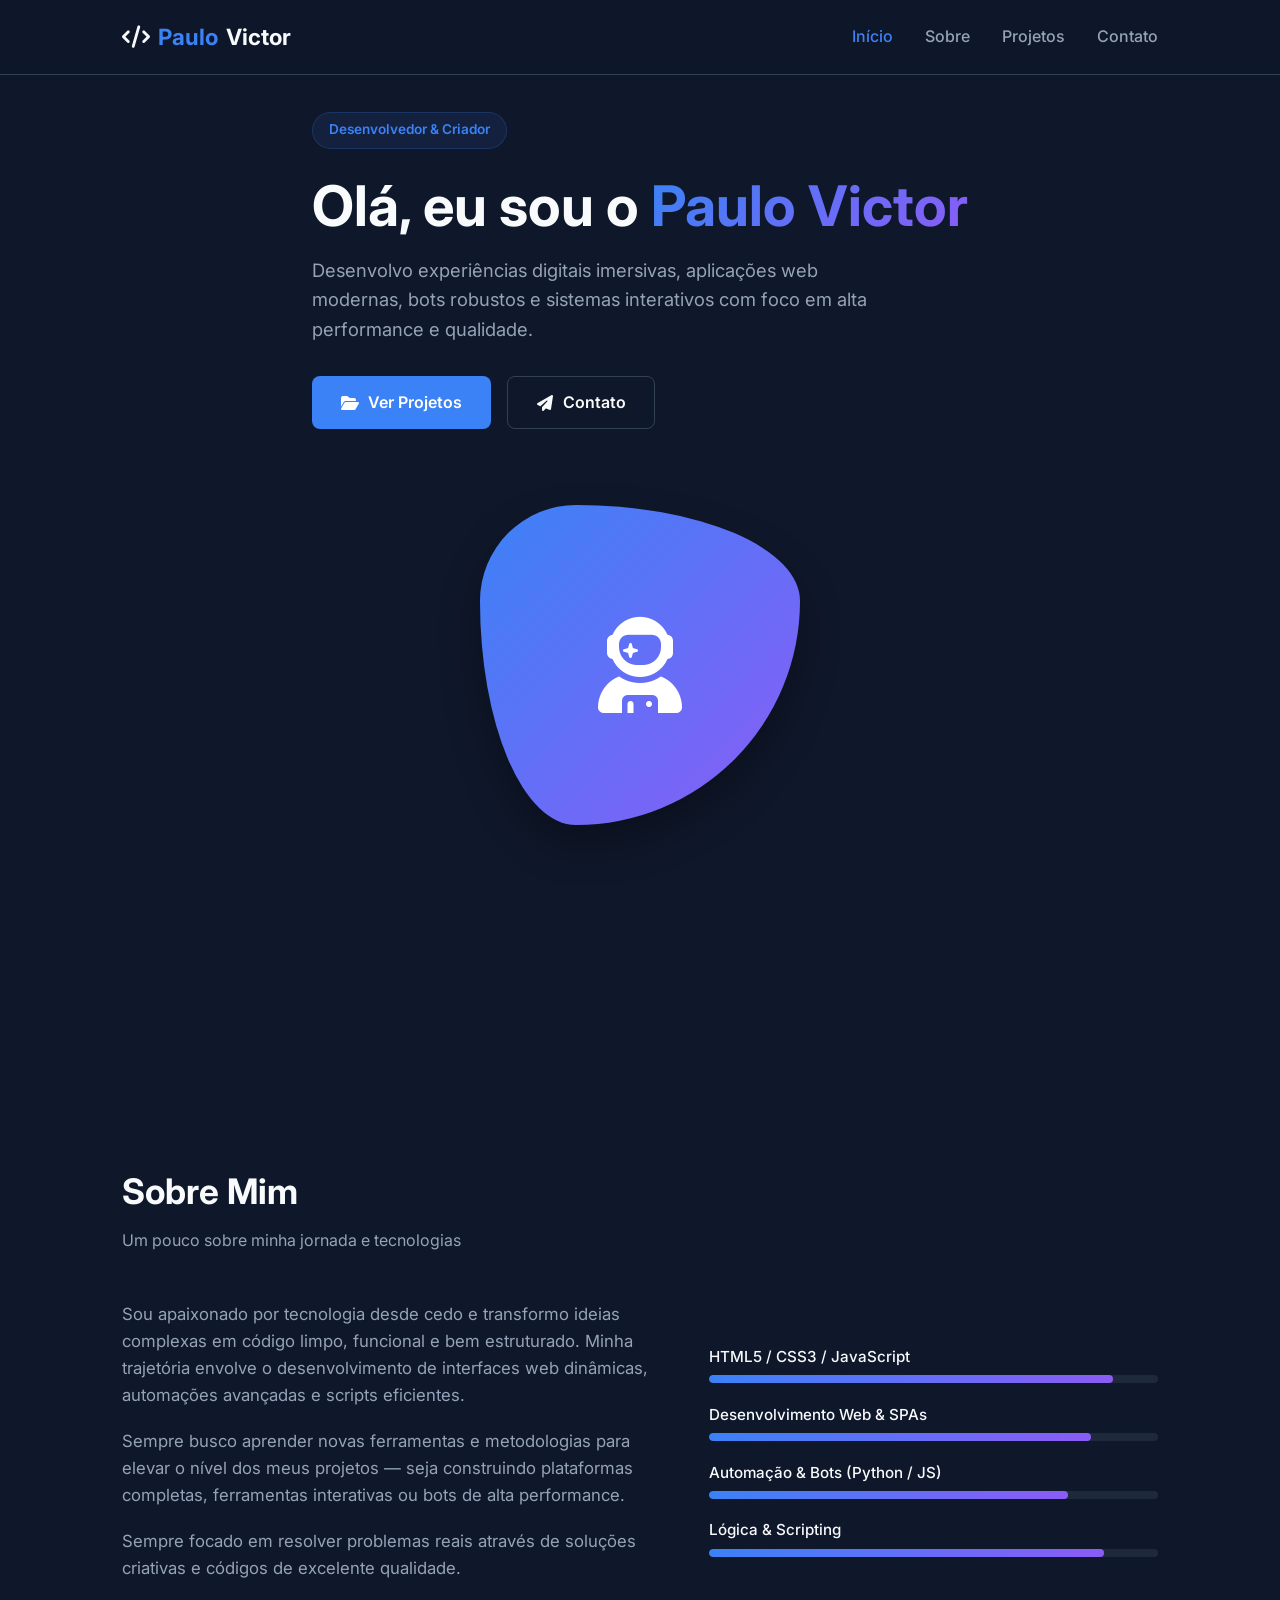
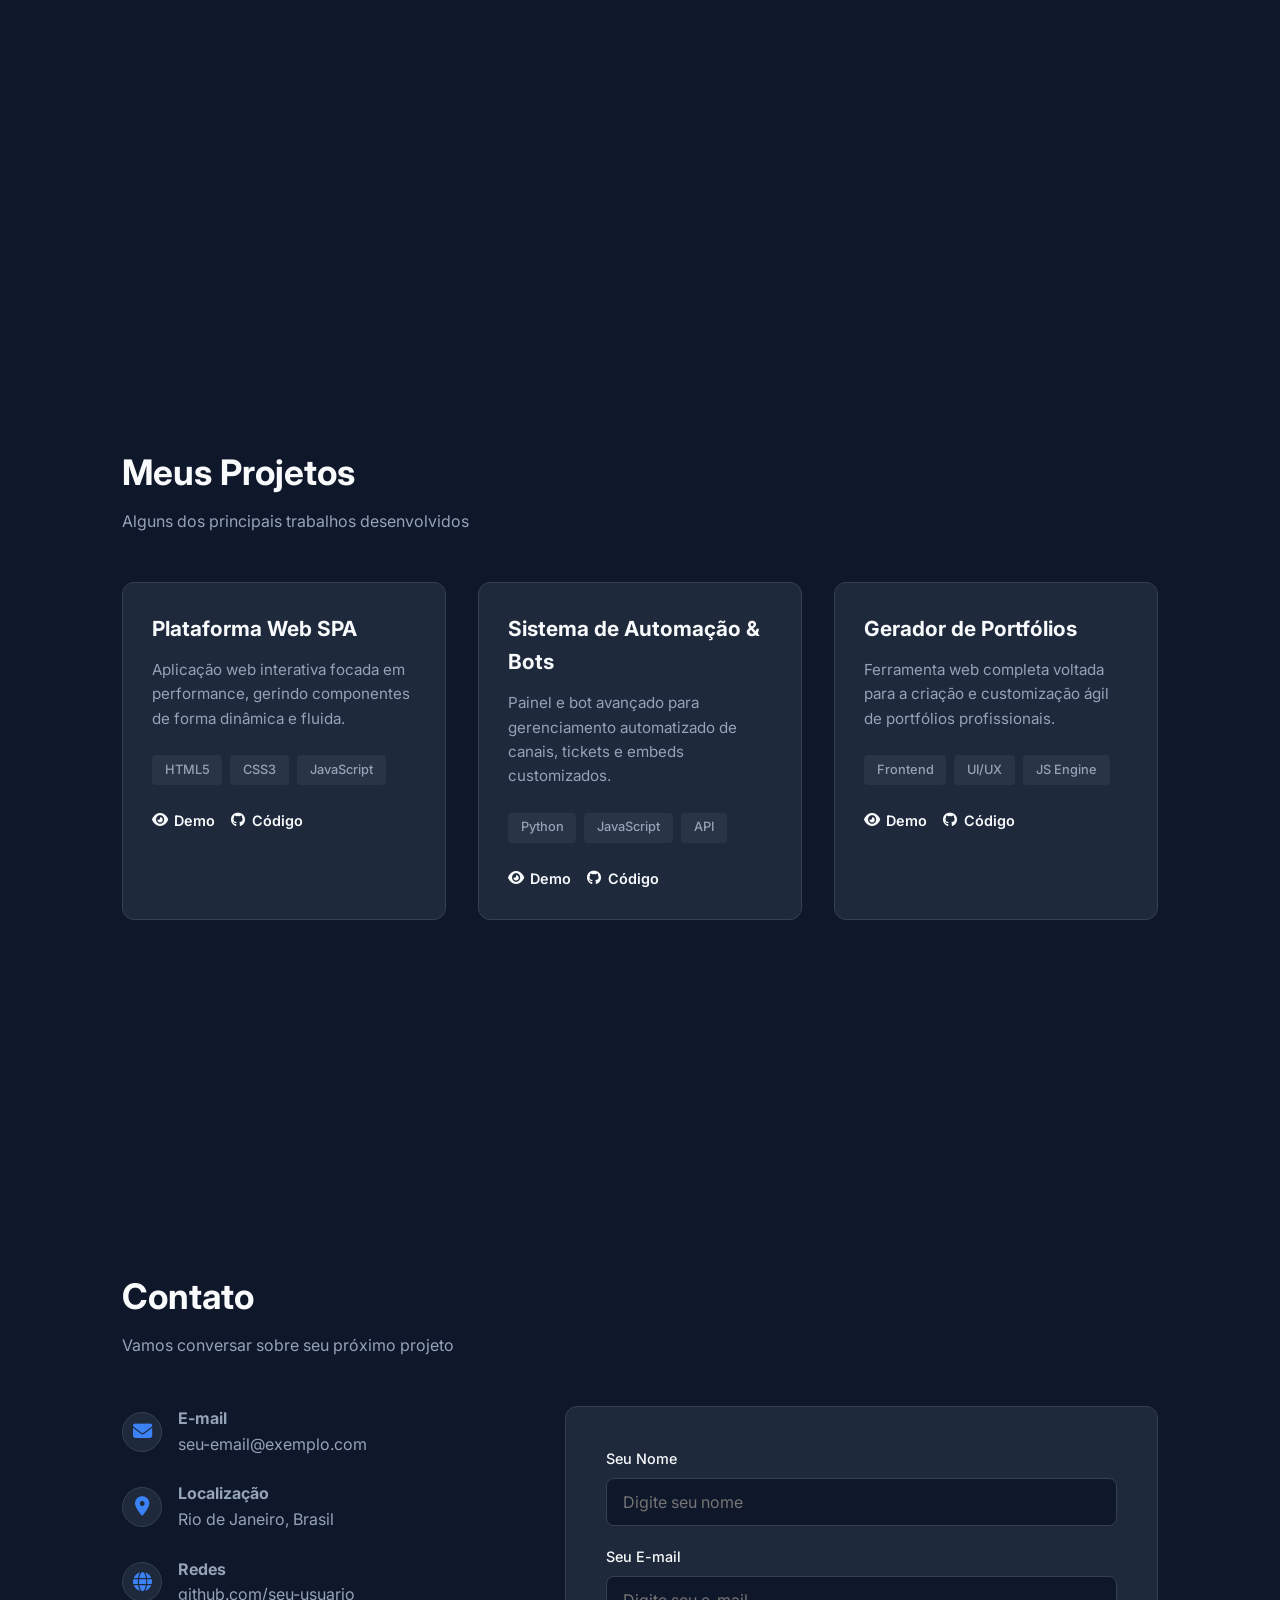
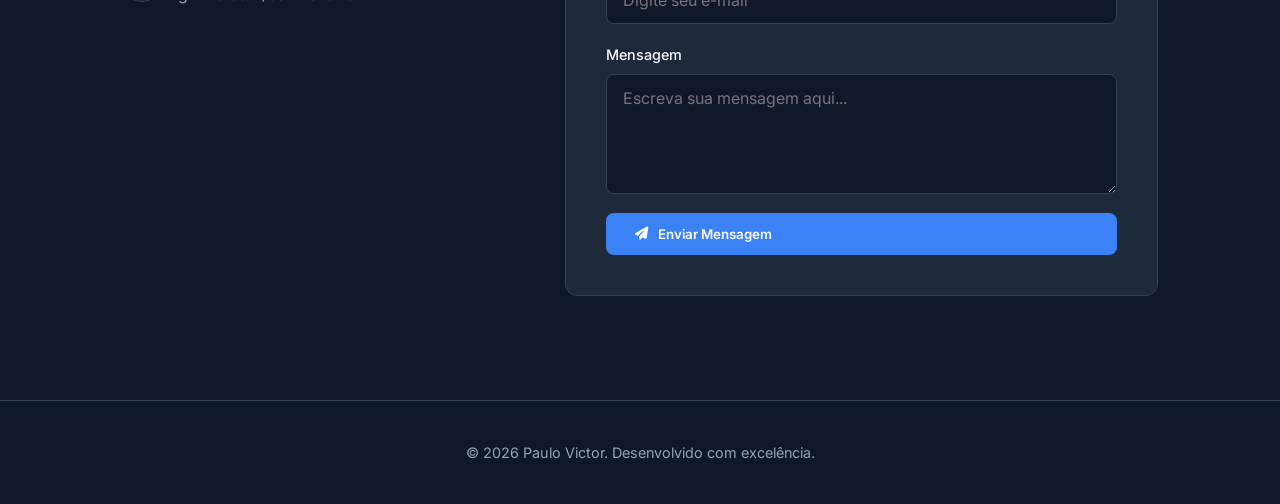
<file: index.html>
<!DOCTYPE html>
<html lang="pt-BR">
<head>
    <meta charset="UTF-8">
    <meta name="viewport" content="width=device-width, initial-scale=1.0">
    <title>Paulo Victor — Desenvolvedor & Criador</title>
    <!-- Google Fonts -->
    <link href="https://fonts.googleapis.com/css2?family=Inter:wght@300;400;500;600;700&display=swap" rel="stylesheet">
    <!-- FontAwesome para ícones -->
    <link rel="stylesheet" href="https://cdnjs.cloudflare.com/ajax/libs/font-awesome/6.4.0/css/all.min.css">
    <!-- Arquivo de Estilos -->
    <link rel="stylesheet" href="style.css">
</head>
<body>

    <!-- Header / Navegação -->
    <header>
        <div class="nav-container">
            <a href="#home" class="logo"><i class="fa-solid fa-code"></i><span>Paulo</span>Victor</a>
            <ul class="nav-links">
                <li><a href="#home" class="active">Início</a></li>
                <li><a href="#about">Sobre</a></li>
                <li><a href="#projects">Projetos</a></li>
                <li><a href="#contact">Contato</a></li>
            </ul>
        </div>
    </header>

    <main>
        <!-- Início / Hero -->
        <section id="home" class="hero">
            <div class="hero-content">
                <span class="hero-badge">Desenvolvedor & Criador</span>
                <h1>Olá, eu sou o <span>Paulo Victor</span></h1>
                <p>Desenvolvo experiências digitais imersivas, aplicações web modernas, bots robustos e sistemas interativos com foco em alta performance e qualidade.</p>
                <div class="hero-buttons">
                    <a href="#projects" class="btn btn-primary"><i class="fa-solid fa-folder-open"></i> Ver Projetos</a>
                    <a href="#contact" class="btn btn-outline"><i class="fa-solid fa-paper-plane"></i> Contato</a>
                </div>
            </div>
            <div class="hero-image">
                <div class="avatar-placeholder">
                    <i class="fa-solid fa-user-astronaut"></i>
                </div>
            </div>
        </section>

        <!-- Sobre Mim -->
        <section id="about">
            <h2 class="section-title">Sobre Mim</h2>
            <p class="section-subtitle">Um pouco sobre minha jornada e tecnologias</p>
            
            <div class="about-grid">
                <div class="about-text">
                    <p>Sou apaixonado por tecnologia desde cedo e transformo ideias complexas em código limpo, funcional e bem estruturado. Minha trajetória envolve o desenvolvimento de interfaces web dinâmicas, automações avançadas e scripts eficientes.</p>
                    <p>Sempre busco aprender novas ferramentas e metodologias para elevar o nível dos meus projetos — seja construindo plataformas completas, ferramentas interativas ou bots de alta performance.</p>
                    <p>Sempre focado em resolver problemas reais através de soluções criativas e códigos de excelente qualidade.</p>
                </div>
                
                <div class="skills-container">
                    <div class="skill-item">
                        <span>HTML5 / CSS3 / JavaScript</span>
                        <div class="skill-bar"><div class="skill-progress" data-progress="90%"></div></div>
                    </div>
                    <div class="skill-item">
                        <span>Desenvolvimento Web & SPAs</span>
                        <div class="skill-bar"><div class="skill-progress" data-progress="85%"></div></div>
                    </div>
                    <div class="skill-item">
                        <span>Automação & Bots (Python / JS)</span>
                        <div class="skill-bar"><div class="skill-progress" data-progress="80%"></div></div>
                    </div>
                    <div class="skill-item">
                        <span>Lógica & Scripting</span>
                        <div class="skill-bar"><div class="skill-progress" data-progress="88%"></div></div>
                    </div>
                </div>
            </div>
        </section>

        <!-- Projetos -->
        <section id="projects">
            <h2 class="section-title">Meus Projetos</h2>
            <p class="section-subtitle">Alguns dos principais trabalhos desenvolvidos</p>

            <div class="projects-grid">
                <!-- Projeto 1 -->
                <div class="project-card">
                    <div class="project-info">
                        <h3>Plataforma Web SPA</h3>
                        <p>Aplicação web interativa focada em performance, gerindo componentes de forma dinâmica e fluida.</p>
                        <div class="project-tags">
                            <span class="tag">HTML5</span>
                            <span class="tag">CSS3</span>
                            <span class="tag">JavaScript</span>
                        </div>
                        <div class="project-links">
                            <a href="#" target="_blank"><i class="fa-solid fa-eye"></i> Demo</a>
                            <a href="#" target="_blank"><i class="fa-brands fa-github"></i> Código</a>
                        </div>
                    </div>
                </div>

                <!-- Projeto 2 -->
                <div class="project-card">
                    <div class="project-info">
                        <h3>Sistema de Automação & Bots</h3>
                        <p>Painel e bot avançado para gerenciamento automatizado de canais, tickets e embeds customizados.</p>
                        <div class="project-tags">
                            <span class="tag">Python</span>
                            <span class="tag">JavaScript</span>
                            <span class="tag">API</span>
                        </div>
                        <div class="project-links">
                            <a href="#" target="_blank"><i class="fa-solid fa-eye"></i> Demo</a>
                            <a href="#" target="_blank"><i class="fa-brands fa-github"></i> Código</a>
                        </div>
                    </div>
                </div>

                <!-- Projeto 3 -->
                <div class="project-card">
                    <div class="project-info">
                        <h3>Gerador de Portfólios</h3>
                        <p>Ferramenta web completa voltada para a criação e customização ágil de portfólios profissionais.</p>
                        <div class="project-tags">
                            <span class="tag">Frontend</span>
                            <span class="tag">UI/UX</span>
                            <span class="tag">JS Engine</span>
                        </div>
                        <div class="project-links">
                            <a href="#" target="_blank"><i class="fa-solid fa-eye"></i> Demo</a>
                            <a href="#" target="_blank"><i class="fa-brands fa-github"></i> Código</a>
                        </div>
                    </div>
                </div>
            </div>
        </section>

        <!-- Contato -->
        <section id="contact">
            <h2 class="section-title">Contato</h2>
            <p class="section-subtitle">Vamos conversar sobre seu próximo projeto</p>

            <div class="contact-container">
                <div class="contact-info">
                    <div class="contact-item">
                        <i class="fa-solid fa-envelope"></i>
                        <div>
                            <strong>E-mail</strong>
                            <p>seu-email@exemplo.com</p>
                        </div>
                    </div>
                    <div class="contact-item">
                        <i class="fa-solid fa-location-dot"></i>
                        <div>
                            <strong>Localização</strong>
                            <p>Rio de Janeiro, Brasil</p>
                        </div>
                    </div>
                    <div class="contact-item">
                        <i class="fa-solid fa-globe"></i>
                        <div>
                            <strong>Redes</strong>
                            <p>github.com/seu-usuario</p>
                        </div>
                    </div>
                </div>

                <form class="contact-form" id="contactForm">
                    <div class="form-group">
                        <label for="name">Seu Nome</label>
                        <input type="text" id="name" placeholder="Digite seu nome" required>
                    </div>
                    <div class="form-group">
                        <label for="email">Seu E-mail</label>
                        <input type="email" id="email" placeholder="Digite seu e-mail" required>
                    </div>
                    <div class="form-group">
                        <label for="message">Mensagem</label>
                        <textarea id="message" placeholder="Escreva sua mensagem aqui..." required></textarea>
                    </div>
                    <button type="submit" class="btn btn-primary"><i class="fa-solid fa-paper-plane"></i> Enviar Mensagem</button>
                </form>
            </div>
        </section>
    </main>

    <!-- Rodapé -->
    <footer>
        <p>&copy; 2026 Paulo Victor. Desenvolvido com excelência.</p>
    </footer>

    <!-- Arquivo de Script -->
    <script src="script.js"></script>
</body>
</html>
</file>
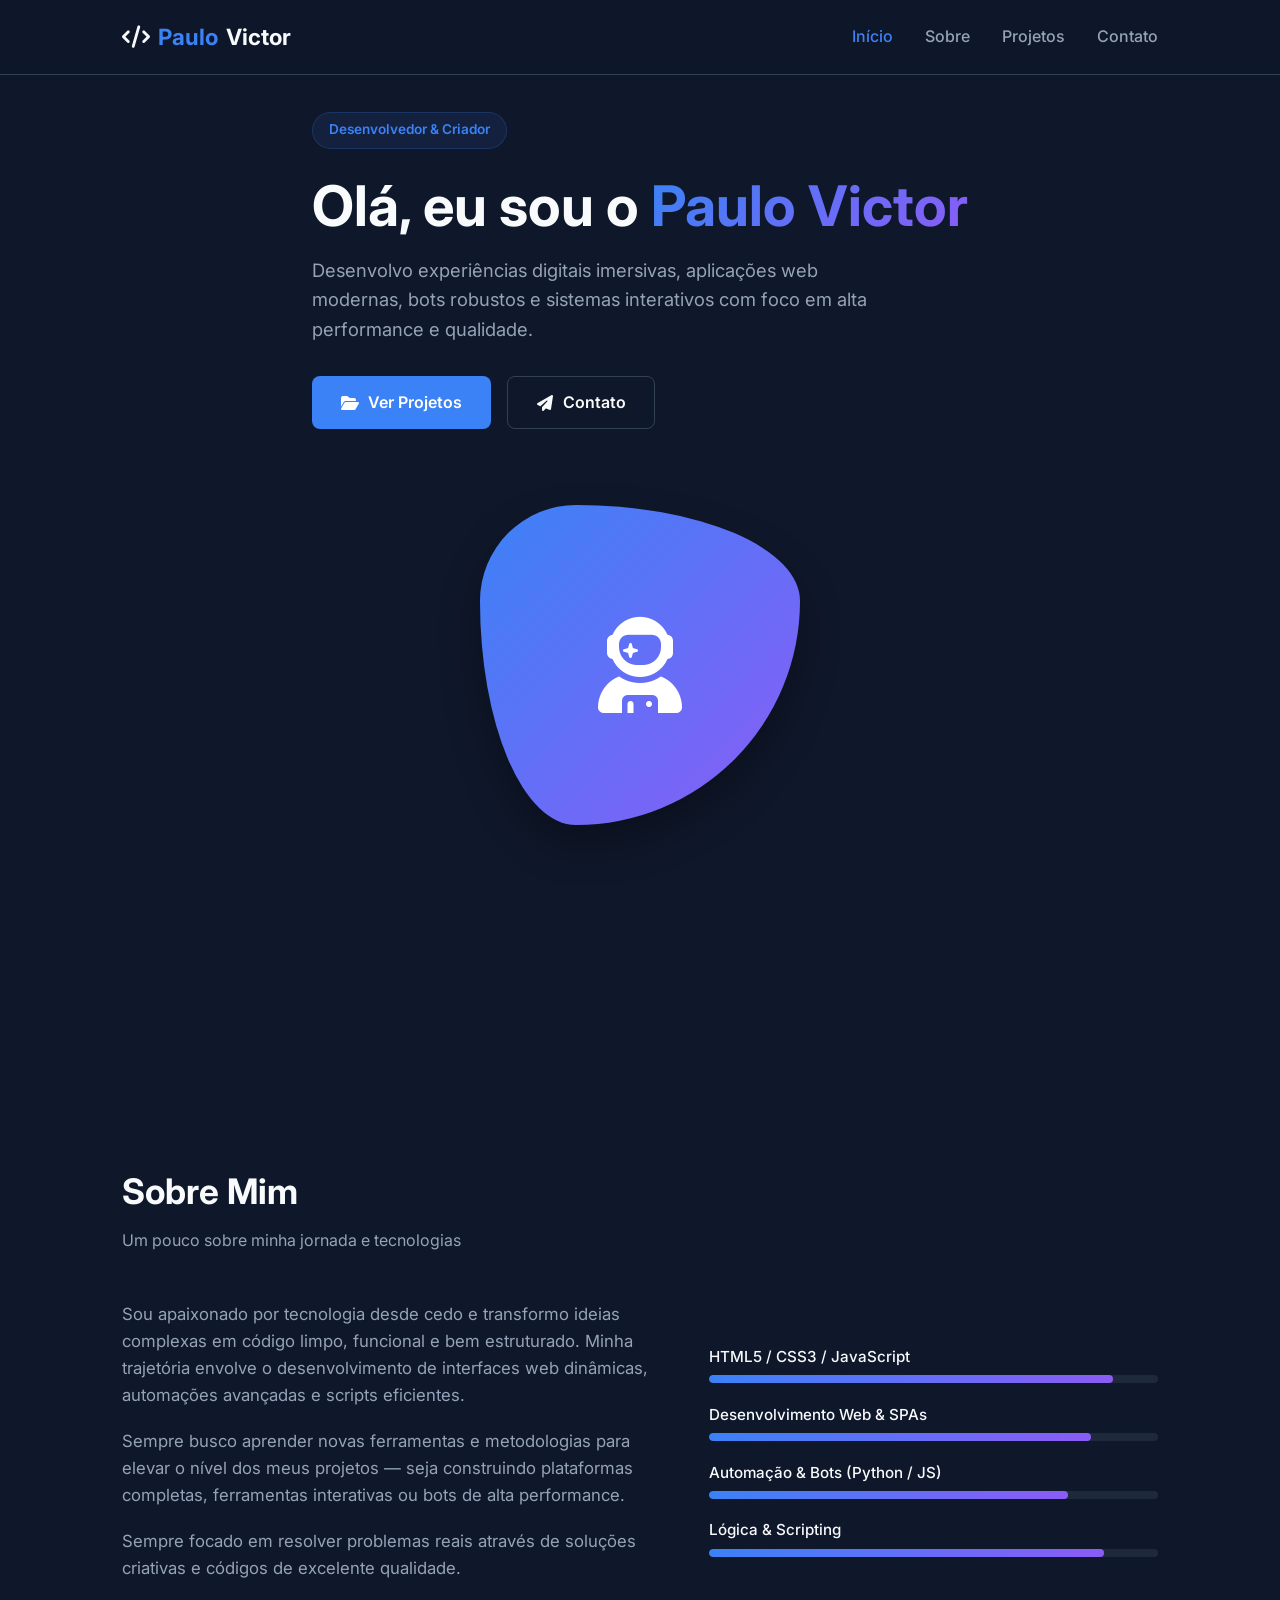
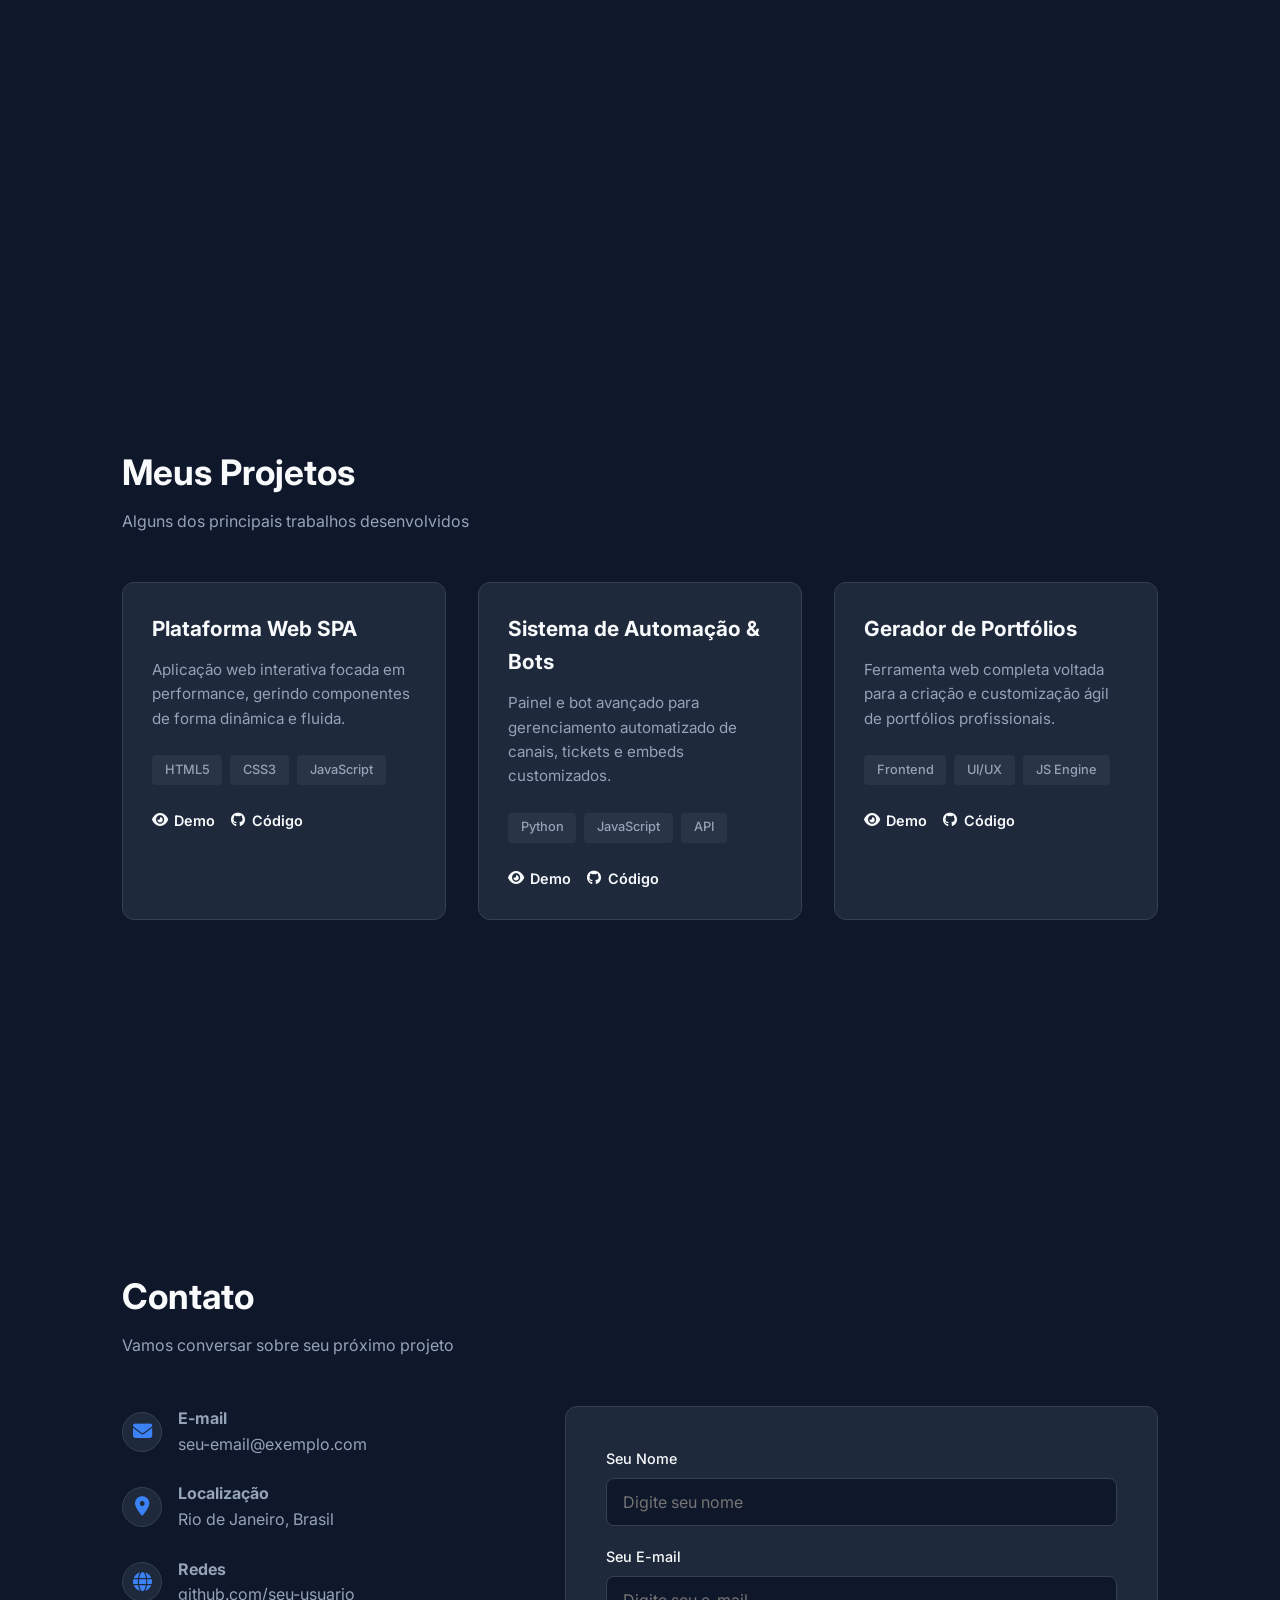
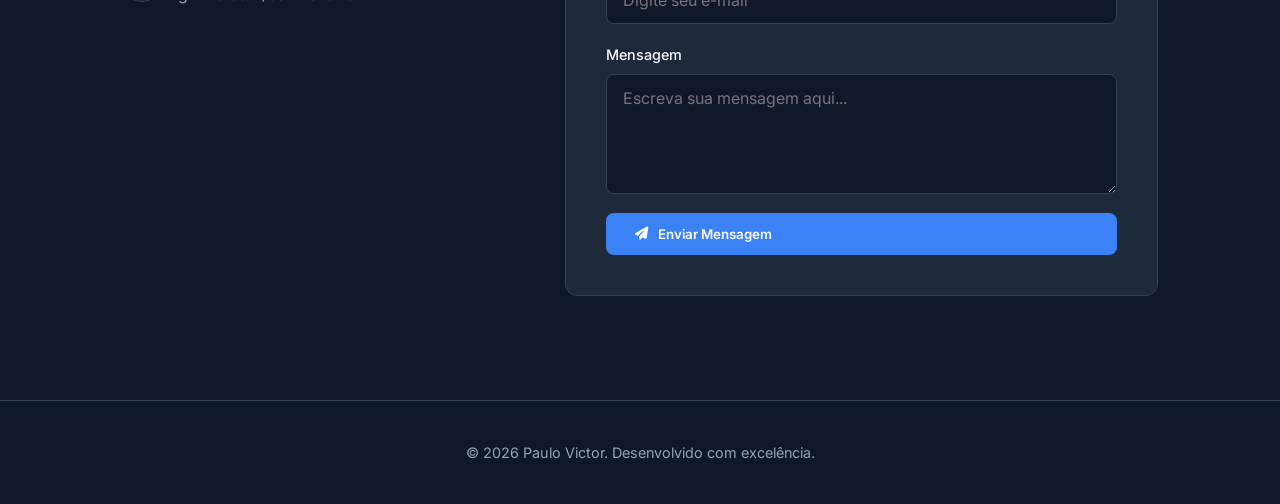
<file: site.html>
<!DOCTYPE html>
<html lang="pt-BR">
<head>
    <meta charset="UTF-8">
    <meta name="viewport" content="width=device-width, initial-scale=1.0">
    <title>Paulo Victor — Desenvolvedor & Criador</title>
    <!-- Google Fonts -->
    <link href="https://fonts.googleapis.com/css2?family=Inter:wght@300;400;500;600;700&display=swap" rel="stylesheet">
    <!-- FontAwesome para ícones -->
    <link rel="stylesheet" href="https://cdnjs.cloudflare.com/ajax/libs/font-awesome/6.4.0/css/all.min.css">
    <!-- Arquivo de Estilos -->
    <link rel="stylesheet" href="site.css">
</head>
<body>

    <!-- Header / Navegação -->
    <header>
        <div class="nav-container">
            <a href="#home" class="logo"><i class="fa-solid fa-code"></i><span>Paulo</span>Victor</a>
            <ul class="nav-links">
                <li><a href="#home" class="active">Início</a></li>
                <li><a href="#about">Sobre</a></li>
                <li><a href="#projects">Projetos</a></li>
                <li><a href="#contact">Contato</a></li>
            </ul>
        </div>
    </header>

    <main>
        <!-- Início / Hero -->
        <section id="home" class="hero">
            <div class="hero-content">
                <span class="hero-badge">Desenvolvedor & Criador</span>
                <h1>Olá, eu sou o <span>Paulo Victor</span></h1>
                <p>Desenvolvo experiências digitais imersivas, aplicações web modernas, bots robustos e sistemas interativos com foco em alta performance e qualidade.</p>
                <div class="hero-buttons">
                    <a href="#projects" class="btn btn-primary"><i class="fa-solid fa-folder-open"></i> Ver Projetos</a>
                    <a href="#contact" class="btn btn-outline"><i class="fa-solid fa-paper-plane"></i> Contato</a>
                </div>
            </div>
            <div class="hero-image">
                <div class="avatar-placeholder">
                    <i class="fa-solid fa-user-astronaut"></i>
                </div>
            </div>
        </section>

        <!-- Sobre Mim -->
        <section id="about">
            <h2 class="section-title">Sobre Mim</h2>
            <p class="section-subtitle">Um pouco sobre minha jornada e tecnologias</p>
            
            <div class="about-grid">
                <div class="about-text">
                    <p>Sou apaixonado por tecnologia desde cedo e transformo ideias complexas em código limpo, funcional e bem estruturado. Minha trajetória envolve o desenvolvimento de interfaces web dinâmicas, automações avançadas e scripts eficientes.</p>
                    <p>Sempre busco aprender novas ferramentas e metodologias para elevar o nível dos meus projetos — seja construindo plataformas completas, ferramentas interativas ou bots de alta performance.</p>
                    <p>Sempre focado em resolver problemas reais através de soluções criativas e códigos de excelente qualidade.</p>
                </div>
                
                <div class="skills-container">
                    <div class="skill-item">
                        <span>HTML5 / CSS3 / JavaScript</span>
                        <div class="skill-bar"><div class="skill-progress" data-progress="90%"></div></div>
                    </div>
                    <div class="skill-item">
                        <span>Desenvolvimento Web & SPAs</span>
                        <div class="skill-bar"><div class="skill-progress" data-progress="85%"></div></div>
                    </div>
                    <div class="skill-item">
                        <span>Automação & Bots (Python / JS)</span>
                        <div class="skill-bar"><div class="skill-progress" data-progress="80%"></div></div>
                    </div>
                    <div class="skill-item">
                        <span>Lógica & Scripting</span>
                        <div class="skill-bar"><div class="skill-progress" data-progress="88%"></div></div>
                    </div>
                </div>
            </div>
        </section>

        <!-- Projetos -->
        <section id="projects">
            <h2 class="section-title">Meus Projetos</h2>
            <p class="section-subtitle">Alguns dos principais trabalhos desenvolvidos</p>

            <div class="projects-grid">
                <!-- Projeto 1 -->
                <div class="project-card">
                    <div class="project-info">
                        <h3>Plataforma Web SPA</h3>
                        <p>Aplicação web interativa focada em performance, gerindo componentes de forma dinâmica e fluida.</p>
                        <div class="project-tags">
                            <span class="tag">HTML5</span>
                            <span class="tag">CSS3</span>
                            <span class="tag">JavaScript</span>
                        </div>
                        <div class="project-links">
                            <a href="#" target="_blank"><i class="fa-solid fa-eye"></i> Demo</a>
                            <a href="#" target="_blank"><i class="fa-brands fa-github"></i> Código</a>
                        </div>
                    </div>
                </div>

                <!-- Projeto 2 -->
                <div class="project-card">
                    <div class="project-info">
                        <h3>Sistema de Automação & Bots</h3>
                        <p>Painel e bot avançado para gerenciamento automatizado de canais, tickets e embeds customizados.</p>
                        <div class="project-tags">
                            <span class="tag">Python</span>
                            <span class="tag">JavaScript</span>
                            <span class="tag">API</span>
                        </div>
                        <div class="project-links">
                            <a href="#" target="_blank"><i class="fa-solid fa-eye"></i> Demo</a>
                            <a href="#" target="_blank"><i class="fa-brands fa-github"></i> Código</a>
                        </div>
                    </div>
                </div>

                <!-- Projeto 3 -->
                <div class="project-card">
                    <div class="project-info">
                        <h3>Gerador de Portfólios</h3>
                        <p>Ferramenta web completa voltada para a criação e customização ágil de portfólios profissionais.</p>
                        <div class="project-tags">
                            <span class="tag">Frontend</span>
                            <span class="tag">UI/UX</span>
                            <span class="tag">JS Engine</span>
                        </div>
                        <div class="project-links">
                            <a href="#" target="_blank"><i class="fa-solid fa-eye"></i> Demo</a>
                            <a href="#" target="_blank"><i class="fa-brands fa-github"></i> Código</a>
                        </div>
                    </div>
                </div>
            </div>
        </section>

        <!-- Contato -->
        <section id="contact">
            <h2 class="section-title">Contato</h2>
            <p class="section-subtitle">Vamos conversar sobre seu próximo projeto</p>

            <div class="contact-container">
                <div class="contact-info">
                    <div class="contact-item">
                        <i class="fa-solid fa-envelope"></i>
                        <div>
                            <strong>E-mail</strong>
                            <p>seu-email@exemplo.com</p>
                        </div>
                    </div>
                    <div class="contact-item">
                        <i class="fa-solid fa-location-dot"></i>
                        <div>
                            <strong>Localização</strong>
                            <p>Rio de Janeiro, Brasil</p>
                        </div>
                    </div>
                    <div class="contact-item">
                        <i class="fa-solid fa-globe"></i>
                        <div>
                            <strong>Redes</strong>
                            <p>github.com/seu-usuario</p>
                        </div>
                    </div>
                </div>

                <form class="contact-form" id="contactForm">
                    <div class="form-group">
                        <label for="name">Seu Nome</label>
                        <input type="text" id="name" placeholder="Digite seu nome" required>
                    </div>
                    <div class="form-group">
                        <label for="email">Seu E-mail</label>
                        <input type="email" id="email" placeholder="Digite seu e-mail" required>
                    </div>
                    <div class="form-group">
                        <label for="message">Mensagem</label>
                        <textarea id="message" placeholder="Escreva sua mensagem aqui..." required></textarea>
                    </div>
                    <button type="submit" class="btn btn-primary"><i class="fa-solid fa-paper-plane"></i> Enviar Mensagem</button>
                </form>
            </div>
        </section>
    </main>

    <!-- Rodapé -->
    <footer>
        <p>&copy; 2026 Paulo Victor. Desenvolvido com excelência.</p>
    </footer>

    <!-- Arquivo de Script -->
    <script src="site.js"></script>
</body>
</html>
</file>
<file: style.css>
:root {
    --bg-color: #0f172a;
    --card-bg: #1e293b;
    --text-color: #f8fafc;
    --text-muted: #94a3b8;
    --primary: #3b82f6;
    --primary-hover: #2563eb;
    --accent: #8b5cf6;
    --border: #334155;
    --transition: all 0.3s ease;
}

* {
    margin: 0;
    padding: 0;
    box-sizing: border-box;
    font-family: 'Inter', sans-serif;
    scroll-behavior: smooth;
}

body {
    background-color: var(--bg-color);
    color: var(--text-color);
    line-height: 1.6;
    overflow-x: hidden;
}

/* Barra de Navegação */
header {
    position: fixed;
    top: 0;
    left: 0;
    width: 100%;
    background-color: rgba(15, 23, 42, 0.85);
    backdrop-filter: blur(10px);
    z-index: 1000;
    border-bottom: 1px solid var(--border);
}

.nav-container {
    max-width: 1100px;
    margin: 0 auto;
    display: flex;
    justify-content: space-between;
    align-items: center;
    padding: 1.2rem 2rem;
}

.logo {
    font-size: 1.4rem;
    font-weight: 700;
    color: var(--text-color);
    text-decoration: none;
    display: flex;
    align-items: center;
    gap: 0.5rem;
}

.logo span {
    color: var(--primary);
}

.nav-links {
    display: flex;
    gap: 2rem;
    list-style: none;
}

.nav-links a {
    color: var(--text-muted);
    text-decoration: none;
    font-weight: 500;
    transition: var(--transition);
}

.nav-links a:hover, .nav-links a.active {
    color: var(--primary);
}

/* Container Principal */
main {
    max-width: 1100px;
    margin: 0 auto;
    padding: 0 2rem;
}

section {
    padding: 7rem 0 3rem;
    min-height: 100vh;
    display: flex;
    flex-direction: column;
    justify-content: center;
}

/* Seção Hero (Início) */
.hero {
    display: flex;
    align-items: center;
    justify-content: space-between;
    gap: 3rem;
}

.hero-content {
    flex: 1;
}

.hero-badge {
    display: inline-block;
    background: rgba(59, 130, 246, 0.1);
    color: var(--primary);
    padding: 0.4rem 1rem;
    border-radius: 50px;
    font-size: 0.85rem;
    font-weight: 600;
    margin-bottom: 1.5rem;
    border: 1px solid rgba(59, 130, 246, 0.2);
}

.hero h1 {
    font-size: 3.5rem;
    font-weight: 700;
    margin-bottom: 1rem;
    line-height: 1.2;
}

.hero h1 span {
    background: linear-gradient(135deg, var(--primary), var(--accent));
    -webkit-background-clip: text;
    -webkit-text-fill-color: transparent;
}

.hero p {
    color: var(--text-muted);
    font-size: 1.15rem;
    margin-bottom: 2rem;
    max-width: 600px;
}

.hero-buttons {
    display: flex;
    gap: 1rem;
}

.btn {
    display: inline-flex;
    align-items: center;
    gap: 0.6rem;
    padding: 0.8rem 1.8rem;
    border-radius: 8px;
    font-weight: 600;
    text-decoration: none;
    transition: var(--transition);
    cursor: pointer;
    border: none;
}

.btn-primary {
    background-color: var(--primary);
    color: white;
}

.btn-primary:hover {
    background-color: var(--primary-hover);
    transform: translateY(-2px);
}

.btn-outline {
    background-color: transparent;
    color: var(--text-color);
    border: 1px solid var(--border);
}

.btn-outline:hover {
    border-color: var(--primary);
    color: var(--primary);
    transform: translateY(-2px);
}

.hero-image {
    flex: 1;
    display: flex;
    justify-content: center;
}

.avatar-placeholder {
    width: 320px;
    height: 320px;
    border-radius: 30% 70% 70% 30% / 30% 30% 70% 70%;
    background: linear-gradient(135deg, var(--primary), var(--accent));
    display: flex;
    align-items: center;
    justify-content: center;
    font-size: 6rem;
    color: white;
    box-shadow: 0 20px 40px rgba(0,0,0,0.3);
    animation: morphing 8s ease-in-out infinite;
}

@keyframes morphing {
    0% { border-radius: 30% 70% 70% 30% / 30% 30% 70% 70%; }
    50% { border-radius: 70% 30% 30% 70% / 70% 70% 30% 30%; }
    100% { border-radius: 30% 70% 70% 30% / 30% 30% 70% 70%; }
}

/* Títulos de Seção */
.section-title {
    font-size: 2.2rem;
    margin-bottom: 0.5rem;
    font-weight: 700;
}

.section-subtitle {
    color: var(--text-muted);
    margin-bottom: 3rem;
    font-size: 1rem;
}

/* Seção Sobre */
.about-grid {
    display: grid;
    grid-template-columns: 1.2fr 1fr;
    gap: 3rem;
    align-items: center;
}

.about-text p {
    color: var(--text-muted);
    margin-bottom: 1.2rem;
    font-size: 1.05rem;
}

.skills-container {
    display: flex;
    flex-direction: column;
    gap: 1.2rem;
}

.skill-item span {
    display: block;
    margin-bottom: 0.4rem;
    font-weight: 500;
    font-size: 0.95rem;
}

.skill-bar {
    width: 100%;
    height: 8px;
    background-color: var(--card-bg);
    border-radius: 4px;
    overflow: hidden;
}

.skill-progress {
    height: 100%;
    background: linear-gradient(90deg, var(--primary), var(--accent));
    border-radius: 4px;
    width: 0;
    transition: width 1.5s ease-in-out;
}

/* Seção Projetos */
.projects-grid {
    display: grid;
    grid-template-columns: repeat(auto-fit, minmax(300px, 1fr));
    gap: 2rem;
}

.project-card {
    background-color: var(--card-bg);
    border: 1px solid var(--border);
    border-radius: 12px;
    overflow: hidden;
    transition: var(--transition);
}

.project-card:hover {
    transform: translateY(-5px);
    border-color: var(--primary);
    box-shadow: 0 10px 30px rgba(0,0,0,0.2);
}

.project-info {
    padding: 1.8rem;
}

.project-info h3 {
    font-size: 1.3rem;
    margin-bottom: 0.8rem;
}

.project-info p {
    color: var(--text-muted);
    font-size: 0.95rem;
    margin-bottom: 1.5rem;
}

.project-tags {
    display: flex;
    flex-wrap: wrap;
    gap: 0.5rem;
    margin-bottom: 1.5rem;
}

.tag {
    background-color: rgba(255, 255, 255, 0.05);
    color: var(--text-muted);
    padding: 0.3rem 0.8rem;
    border-radius: 4px;
    font-size: 0.8rem;
    font-weight: 500;
}

.project-links {
    display: flex;
    gap: 1rem;
}

.project-links a {
    color: var(--text-color);
    text-decoration: none;
    font-size: 0.9rem;
    font-weight: 600;
    display: inline-flex;
    align-items: center;
    gap: 0.4rem;
    transition: var(--transition);
}

.project-links a:hover {
    color: var(--primary);
}

/* Seção Contato */
.contact-container {
    display: grid;
    grid-template-columns: 1fr 1.5fr;
    gap: 3rem;
}

.contact-info {
    display: flex;
    flex-direction: column;
    gap: 1.5rem;
}

.contact-item {
    display: flex;
    align-items: center;
    gap: 1rem;
    color: var(--text-muted);
}

.contact-item i {
    font-size: 1.2rem;
    color: var(--primary);
    width: 40px;
    height: 40px;
    background-color: var(--card-bg);
    border-radius: 50%;
    display: flex;
    align-items: center;
    justify-content: center;
    border: 1px solid var(--border);
}

.contact-form {
    background-color: var(--card-bg);
    padding: 2.5rem;
    border-radius: 12px;
    border: 1px solid var(--border);
    display: flex;
    flex-direction: column;
    gap: 1.2rem;
}

.form-group {
    display: flex;
    flex-direction: column;
    gap: 0.5rem;
}

.form-group label {
    font-size: 0.9rem;
    font-weight: 500;
}

.form-group input, .form-group textarea {
    width: 100%;
    padding: 0.8rem 1rem;
    background-color: var(--bg-color);
    border: 1px solid var(--border);
    border-radius: 8px;
    color: var(--text-color);
    font-size: 1rem;
    outline: none;
    transition: var(--transition);
}

.form-group input:focus, .form-group textarea:focus {
    border-color: var(--primary);
}

.form-group textarea {
    resize: vertical;
    min-height: 120px;
}

/* Rodapé */
footer {
    text-align: center;
    padding: 2.5rem 0;
    border-top: 1px solid var(--border);
    color: var(--text-muted);
    font-size: 0.9rem;
}

/* Responsividade */
@media (max-width: 768px) {
    .hero, .about-grid, .contact-container {
        flex-direction: column;
        grid-template-columns: 1fr;
    }
    .hero h1 {
        font-size: 2.5rem;
    }
    .hero-image {
        margin-top: 2rem;
    }
    .avatar-placeholder {
        width: 250px;
        height: 250px;
    }
    .nav-links {
        display: none;
    }
}
</file>
<file: site.css>
:root {
    --bg-color: #0f172a;
    --card-bg: #1e293b;
    --text-color: #f8fafc;
    --text-muted: #94a3b8;
    --primary: #3b82f6;
    --primary-hover: #2563eb;
    --accent: #8b5cf6;
    --border: #334155;
    --transition: all 0.3s ease;
}

* {
    margin: 0;
    padding: 0;
    box-sizing: border-box;
    font-family: 'Inter', sans-serif;
    scroll-behavior: smooth;
}

body {
    background-color: var(--bg-color);
    color: var(--text-color);
    line-height: 1.6;
    overflow-x: hidden;
}

/* Barra de Navegação */
header {
    position: fixed;
    top: 0;
    left: 0;
    width: 100%;
    background-color: rgba(15, 23, 42, 0.85);
    backdrop-filter: blur(10px);
    z-index: 1000;
    border-bottom: 1px solid var(--border);
}

.nav-container {
    max-width: 1100px;
    margin: 0 auto;
    display: flex;
    justify-content: space-between;
    align-items: center;
    padding: 1.2rem 2rem;
}

.logo {
    font-size: 1.4rem;
    font-weight: 700;
    color: var(--text-color);
    text-decoration: none;
    display: flex;
    align-items: center;
    gap: 0.5rem;
}

.logo span {
    color: var(--primary);
}

.nav-links {
    display: flex;
    gap: 2rem;
    list-style: none;
}

.nav-links a {
    color: var(--text-muted);
    text-decoration: none;
    font-weight: 500;
    transition: var(--transition);
}

.nav-links a:hover, .nav-links a.active {
    color: var(--primary);
}

/* Container Principal */
main {
    max-width: 1100px;
    margin: 0 auto;
    padding: 0 2rem;
}

section {
    padding: 7rem 0 3rem;
    min-height: 100vh;
    display: flex;
    flex-direction: column;
    justify-content: center;
}

/* Seção Hero (Início) */
.hero {
    display: flex;
    align-items: center;
    justify-content: space-between;
    gap: 3rem;
}

.hero-content {
    flex: 1;
}

.hero-badge {
    display: inline-block;
    background: rgba(59, 130, 246, 0.1);
    color: var(--primary);
    padding: 0.4rem 1rem;
    border-radius: 50px;
    font-size: 0.85rem;
    font-weight: 600;
    margin-bottom: 1.5rem;
    border: 1px solid rgba(59, 130, 246, 0.2);
}

.hero h1 {
    font-size: 3.5rem;
    font-weight: 700;
    margin-bottom: 1rem;
    line-height: 1.2;
}

.hero h1 span {
    background: linear-gradient(135deg, var(--primary), var(--accent));
    -webkit-background-clip: text;
    -webkit-text-fill-color: transparent;
}

.hero p {
    color: var(--text-muted);
    font-size: 1.15rem;
    margin-bottom: 2rem;
    max-width: 600px;
}

.hero-buttons {
    display: flex;
    gap: 1rem;
}

.btn {
    display: inline-flex;
    align-items: center;
    gap: 0.6rem;
    padding: 0.8rem 1.8rem;
    border-radius: 8px;
    font-weight: 600;
    text-decoration: none;
    transition: var(--transition);
    cursor: pointer;
    border: none;
}

.btn-primary {
    background-color: var(--primary);
    color: white;
}

.btn-primary:hover {
    background-color: var(--primary-hover);
    transform: translateY(-2px);
}

.btn-outline {
    background-color: transparent;
    color: var(--text-color);
    border: 1px solid var(--border);
}

.btn-outline:hover {
    border-color: var(--primary);
    color: var(--primary);
    transform: translateY(-2px);
}

.hero-image {
    flex: 1;
    display: flex;
    justify-content: center;
}

.avatar-placeholder {
    width: 320px;
    height: 320px;
    border-radius: 30% 70% 70% 30% / 30% 30% 70% 70%;
    background: linear-gradient(135deg, var(--primary), var(--accent));
    display: flex;
    align-items: center;
    justify-content: center;
    font-size: 6rem;
    color: white;
    box-shadow: 0 20px 40px rgba(0,0,0,0.3);
    animation: morphing 8s ease-in-out infinite;
}

@keyframes morphing {
    0% { border-radius: 30% 70% 70% 30% / 30% 30% 70% 70%; }
    50% { border-radius: 70% 30% 30% 70% / 70% 70% 30% 30%; }
    100% { border-radius: 30% 70% 70% 30% / 30% 30% 70% 70%; }
}

/* Títulos de Seção */
.section-title {
    font-size: 2.2rem;
    margin-bottom: 0.5rem;
    font-weight: 700;
}

.section-subtitle {
    color: var(--text-muted);
    margin-bottom: 3rem;
    font-size: 1rem;
}

/* Seção Sobre */
.about-grid {
    display: grid;
    grid-template-columns: 1.2fr 1fr;
    gap: 3rem;
    align-items: center;
}

.about-text p {
    color: var(--text-muted);
    margin-bottom: 1.2rem;
    font-size: 1.05rem;
}

.skills-container {
    display: flex;
    flex-direction: column;
    gap: 1.2rem;
}

.skill-item span {
    display: block;
    margin-bottom: 0.4rem;
    font-weight: 500;
    font-size: 0.95rem;
}

.skill-bar {
    width: 100%;
    height: 8px;
    background-color: var(--card-bg);
    border-radius: 4px;
    overflow: hidden;
}

.skill-progress {
    height: 100%;
    background: linear-gradient(90deg, var(--primary), var(--accent));
    border-radius: 4px;
    width: 0;
    transition: width 1.5s ease-in-out;
}

/* Seção Projetos */
.projects-grid {
    display: grid;
    grid-template-columns: repeat(auto-fit, minmax(300px, 1fr));
    gap: 2rem;
}

.project-card {
    background-color: var(--card-bg);
    border: 1px solid var(--border);
    border-radius: 12px;
    overflow: hidden;
    transition: var(--transition);
}

.project-card:hover {
    transform: translateY(-5px);
    border-color: var(--primary);
    box-shadow: 0 10px 30px rgba(0,0,0,0.2);
}

.project-info {
    padding: 1.8rem;
}

.project-info h3 {
    font-size: 1.3rem;
    margin-bottom: 0.8rem;
}

.project-info p {
    color: var(--text-muted);
    font-size: 0.95rem;
    margin-bottom: 1.5rem;
}

.project-tags {
    display: flex;
    flex-wrap: wrap;
    gap: 0.5rem;
    margin-bottom: 1.5rem;
}

.tag {
    background-color: rgba(255, 255, 255, 0.05);
    color: var(--text-muted);
    padding: 0.3rem 0.8rem;
    border-radius: 4px;
    font-size: 0.8rem;
    font-weight: 500;
}

.project-links {
    display: flex;
    gap: 1rem;
}

.project-links a {
    color: var(--text-color);
    text-decoration: none;
    font-size: 0.9rem;
    font-weight: 600;
    display: inline-flex;
    align-items: center;
    gap: 0.4rem;
    transition: var(--transition);
}

.project-links a:hover {
    color: var(--primary);
}

/* Seção Contato */
.contact-container {
    display: grid;
    grid-template-columns: 1fr 1.5fr;
    gap: 3rem;
}

.contact-info {
    display: flex;
    flex-direction: column;
    gap: 1.5rem;
}

.contact-item {
    display: flex;
    align-items: center;
    gap: 1rem;
    color: var(--text-muted);
}

.contact-item i {
    font-size: 1.2rem;
    color: var(--primary);
    width: 40px;
    height: 40px;
    background-color: var(--card-bg);
    border-radius: 50%;
    display: flex;
    align-items: center;
    justify-content: center;
    border: 1px solid var(--border);
}

.contact-form {
    background-color: var(--card-bg);
    padding: 2.5rem;
    border-radius: 12px;
    border: 1px solid var(--border);
    display: flex;
    flex-direction: column;
    gap: 1.2rem;
}

.form-group {
    display: flex;
    flex-direction: column;
    gap: 0.5rem;
}

.form-group label {
    font-size: 0.9rem;
    font-weight: 500;
}

.form-group input, .form-group textarea {
    width: 100%;
    padding: 0.8rem 1rem;
    background-color: var(--bg-color);
    border: 1px solid var(--border);
    border-radius: 8px;
    color: var(--text-color);
    font-size: 1rem;
    outline: none;
    transition: var(--transition);
}

.form-group input:focus, .form-group textarea:focus {
    border-color: var(--primary);
}

.form-group textarea {
    resize: vertical;
    min-height: 120px;
}

/* Rodapé */
footer {
    text-align: center;
    padding: 2.5rem 0;
    border-top: 1px solid var(--border);
    color: var(--text-muted);
    font-size: 0.9rem;
}

/* Responsividade */
@media (max-width: 768px) {
    .hero, .about-grid, .contact-container {
        flex-direction: column;
        grid-template-columns: 1fr;
    }
    .hero h1 {
        font-size: 2.5rem;
    }
    .hero-image {
        margin-top: 2rem;
    }
    .avatar-placeholder {
        width: 250px;
        height: 250px;
    }
    .nav-links {
        display: none;
    }
}
</file>
